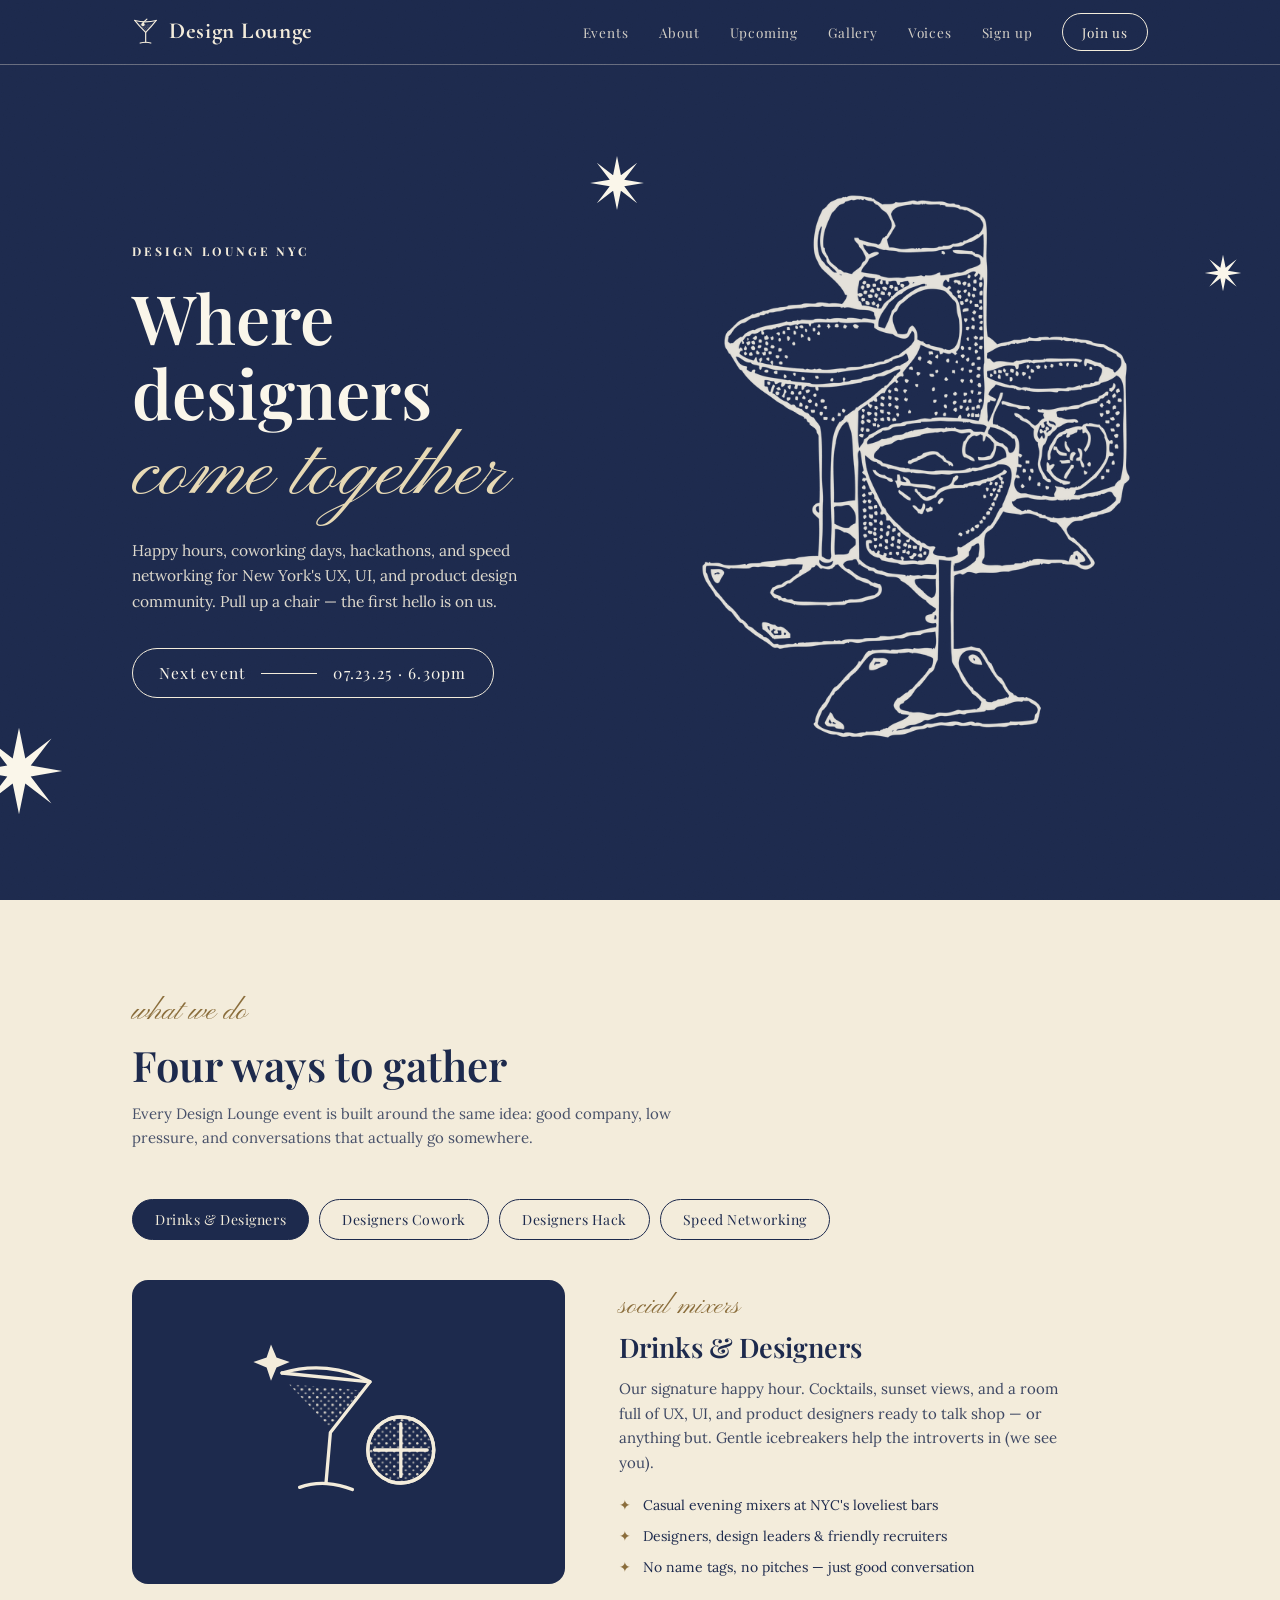
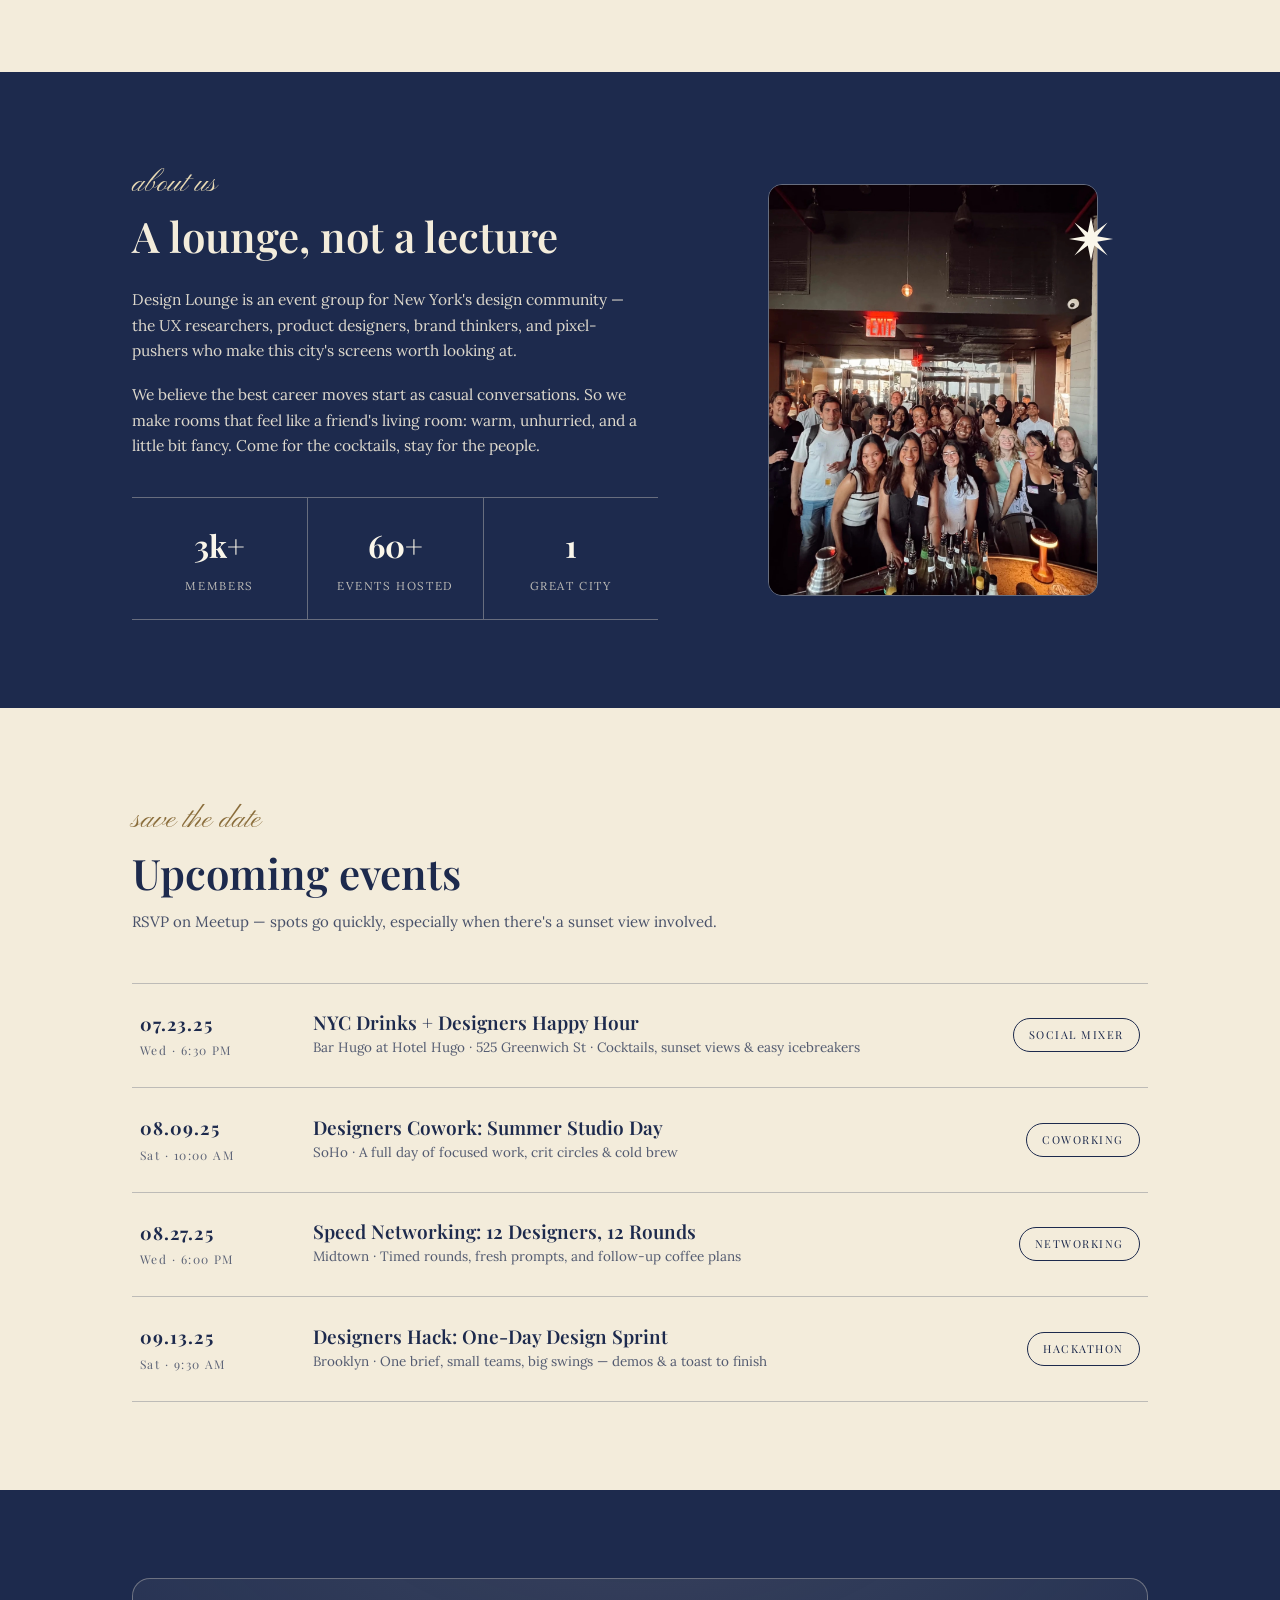
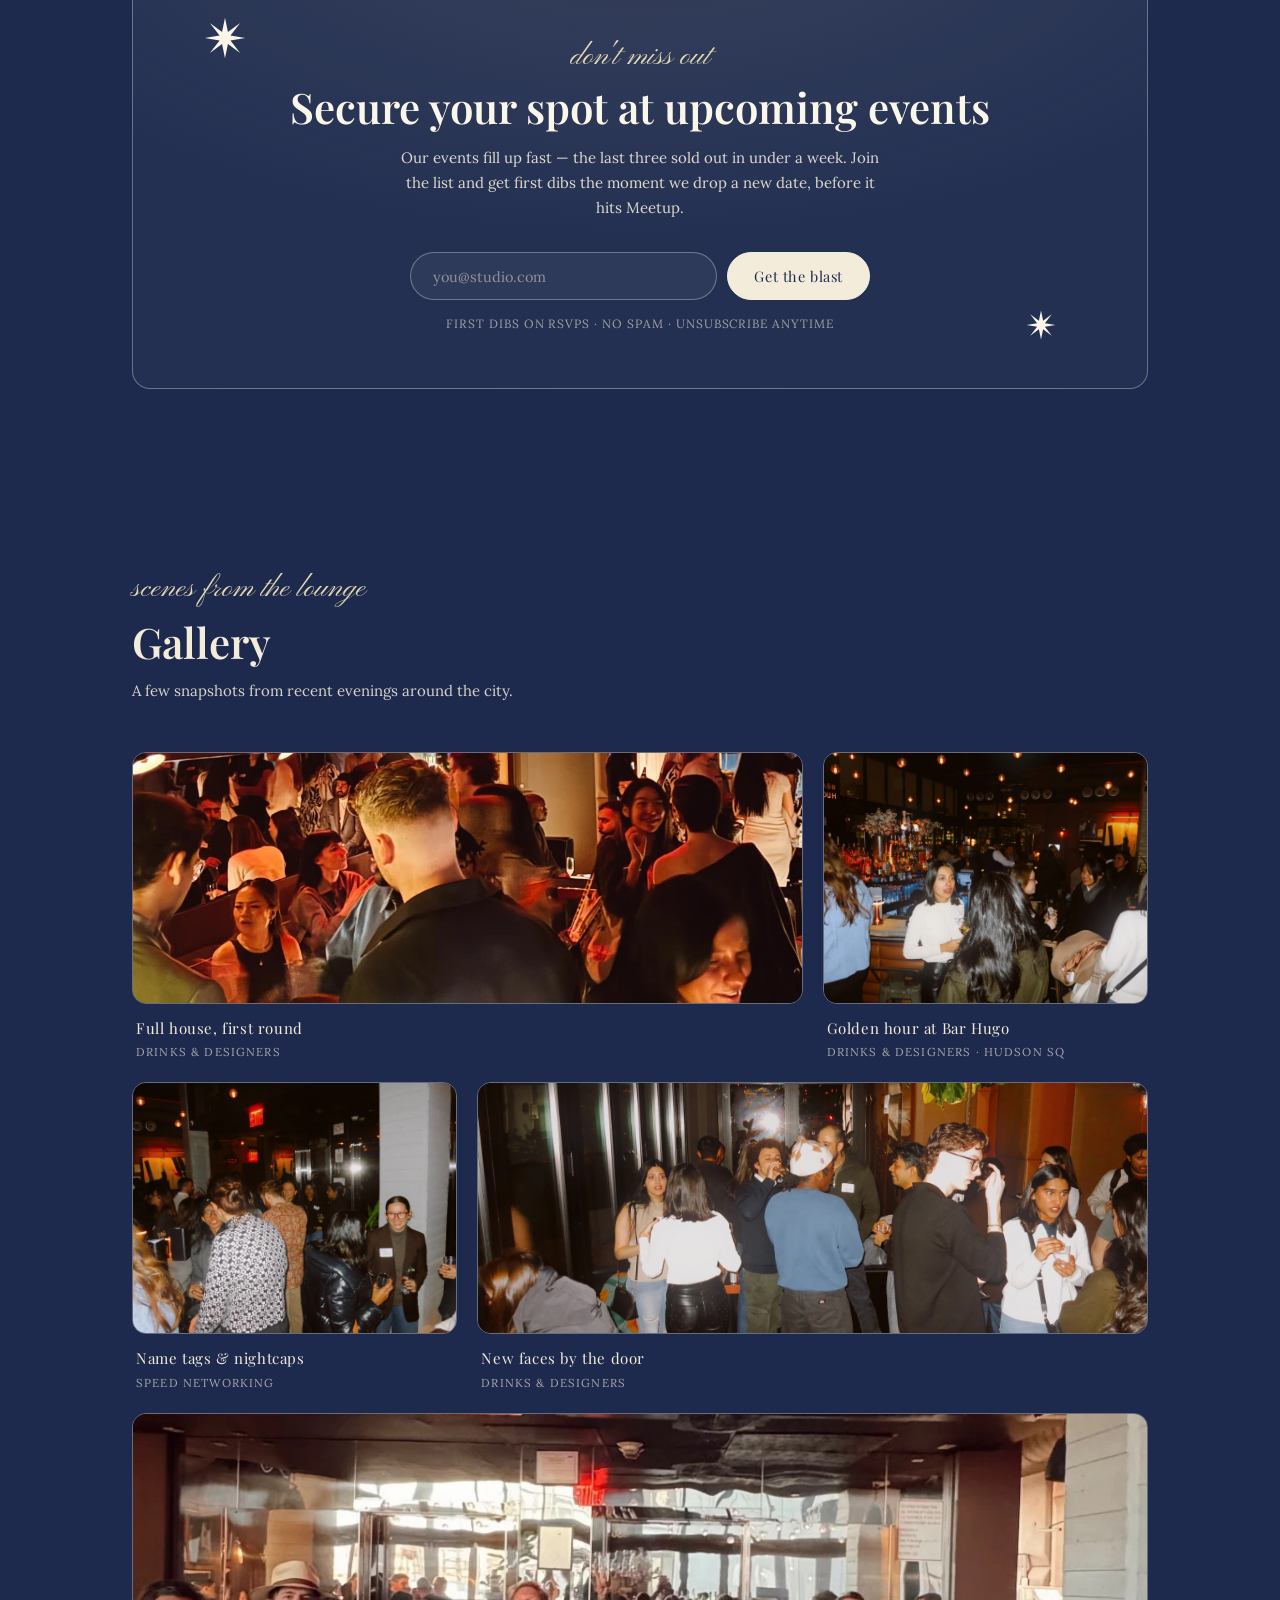
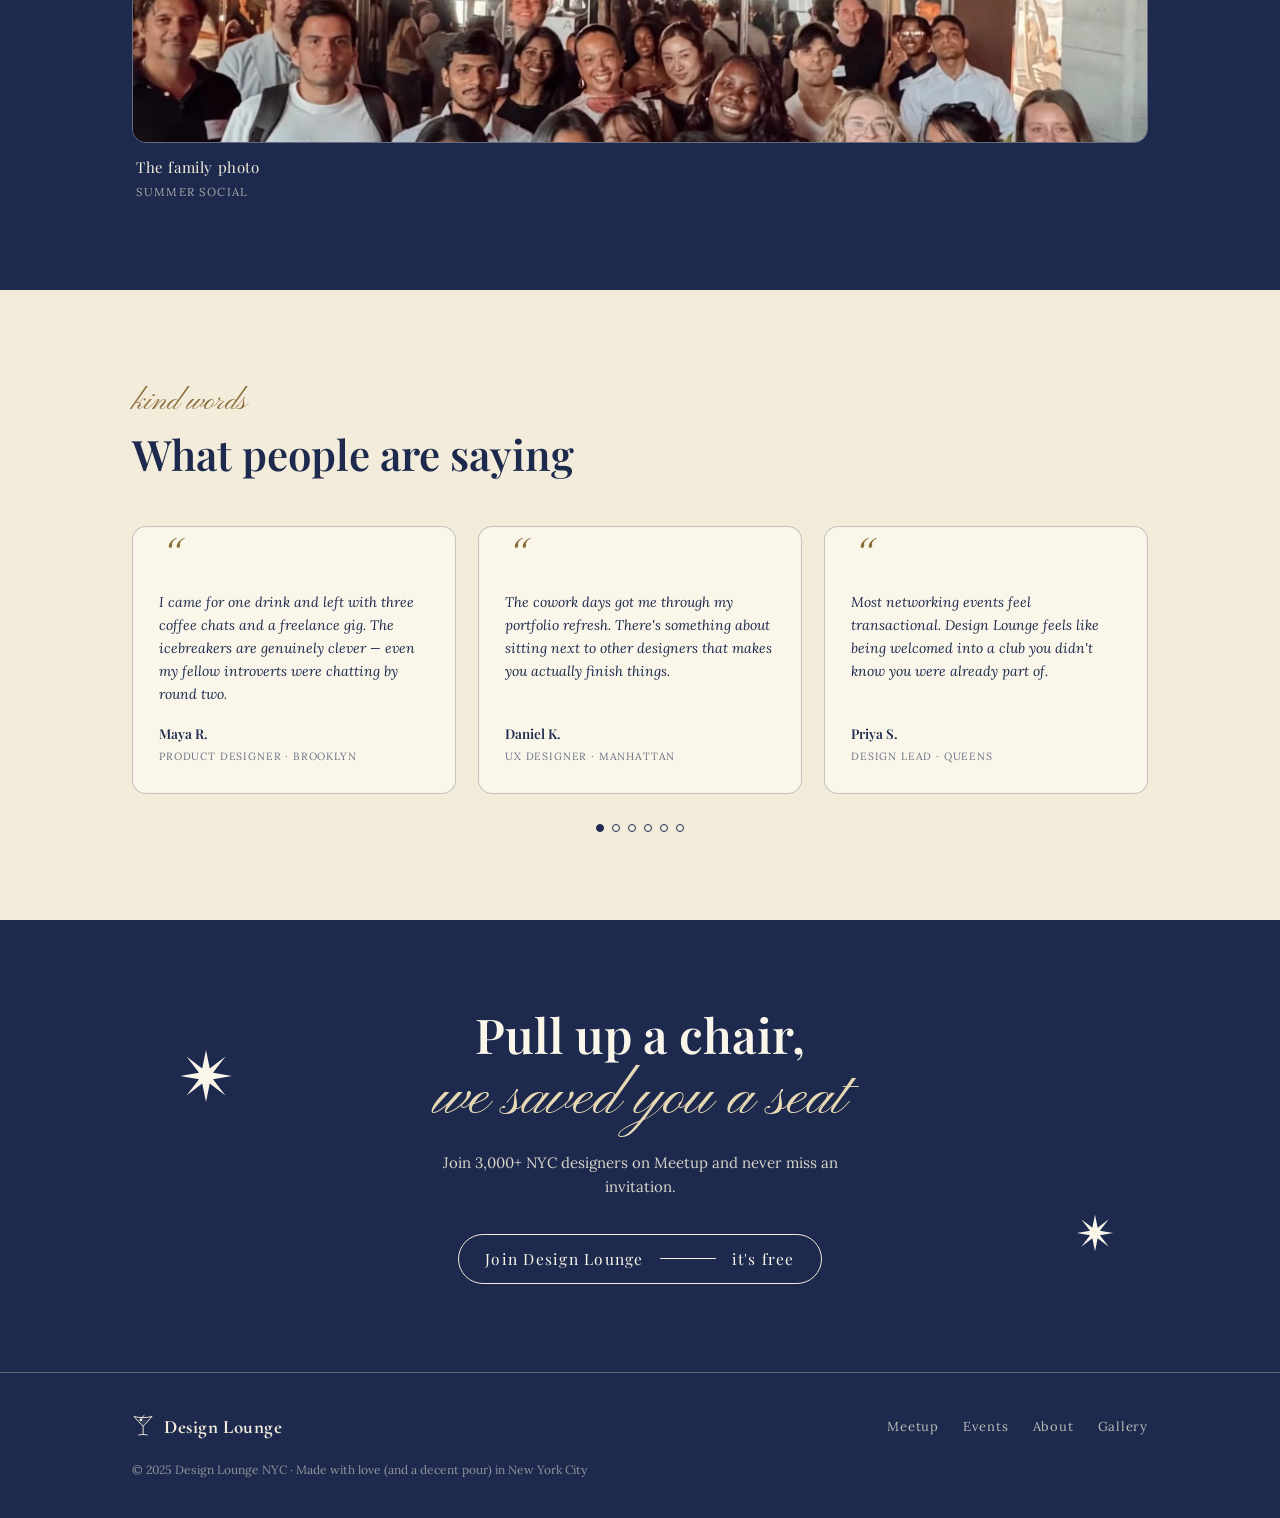
<file: index-old.html>
<!DOCTYPE html>
<html lang="en">
<head>
<meta charset="UTF-8" />
<meta name="viewport" content="width=device-width, initial-scale=1.0" />
<title>Design Lounge — Events for the NYC Design Community</title>
<meta name="description" content="Design Lounge hosts sophisticated, friendly events for the NYC design community — happy hours, coworking days, hackathons, and speed networking." />
<link rel="preconnect" href="https://fonts.googleapis.com" />
<link rel="preconnect" href="https://fonts.gstatic.com" crossorigin />
<link href="https://fonts.googleapis.com/css2?family=Playfair+Display:ital,wght@0,400..900;1,400..900&family=Cormorant+Garamond:ital,wght@0,500;0,600;0,700;1,600&family=Pinyon+Script&family=Lora:ital,wght@0,400..700;1,400..700&display=swap" rel="stylesheet" />
<style>
  :root {
    --navy: #1d2a4d;
    --navy-deep: #16213f;
    --cream: #f3ecdb;
    --cream-soft: #ece2c8;
    --ivory: #faf6ea;
    --gold: #e7d9b4;
    --line: rgba(243, 236, 219, 0.35);
    --line-dark: rgba(29, 42, 77, 0.25);
    --serif: "Playfair Display", "Georgia", serif;
    --logo-serif: "Cormorant Garamond", "Georgia", serif;
    --script: "Pinyon Script", cursive;
    --body: "Lora", "Georgia", serif;
  }

  * { margin: 0; padding: 0; box-sizing: border-box; }
  html { scroll-behavior: smooth; }

  body {
    font-family: var(--body);
    background: var(--navy);
    color: var(--cream);
    line-height: 1.65;
    -webkit-font-smoothing: antialiased;
  }

  /* handmade paper grain over everything */
  body::after {
    content: "";
    position: fixed;
    inset: 0;
    z-index: 999;
    pointer-events: none;
    background-image: url("data:image/svg+xml,%3Csvg xmlns='http://www.w3.org/2000/svg' width='240' height='240'%3E%3Cfilter id='n'%3E%3CfeTurbulence type='fractalNoise' baseFrequency='0.85' numOctaves='2' stitchTiles='stitch'/%3E%3CfeColorMatrix type='saturate' values='0'/%3E%3C/filter%3E%3Crect width='240' height='240' filter='url(%23n)'/%3E%3C/svg%3E");
    background-size: 240px 240px;
    opacity: 0.06;
    mix-blend-mode: overlay;
  }

  ::selection { background: var(--gold); color: var(--navy); }

  h1, h2, h3 { font-family: var(--serif); font-weight: 600; line-height: 1.1; }

  .script { font-family: var(--script); font-weight: 400; }

  .container { max-width: 1080px; margin: 0 auto; padding: 0 32px; }

  .eyebrow {
    font-family: var(--serif);
    font-weight: 700;
    font-size: 12px;
    letter-spacing: 0.24em;
    text-transform: uppercase;
  }

  /* ---------- Slide-style section reveals ---------- */
  section, header.hero { scroll-margin-top: 58px; }
  header.hero { scroll-margin-top: 0; }
  .reveal {
    opacity: 0;
    transform: translateY(34px);
    transition: opacity 0.8s cubic-bezier(0.22, 1, 0.36, 1), transform 0.8s cubic-bezier(0.22, 1, 0.36, 1);
  }
  .reveal.in { opacity: 1; transform: none; }
  @media (prefers-reduced-motion: reduce) {
    .reveal { opacity: 1; transform: none; transition: none; }
  }

  /* ---------- Nav ---------- */
  .nav {
    position: fixed;
    top: 0; left: 0; right: 0;
    z-index: 100;
    background: rgba(29, 42, 77, 0.88);
    backdrop-filter: blur(10px);
    border-bottom: 1px solid var(--line);
  }
  .nav-inner {
    display: flex;
    align-items: center;
    justify-content: space-between;
    padding: 13px 32px;
    max-width: 1080px;
    margin: 0 auto;
  }
  .logo {
    display: flex;
    align-items: center;
    gap: 10px;
    text-decoration: none;
    color: var(--cream);
  }
  .logo svg { display: block; }
  .logo-name {
    font-family: var(--logo-serif);
    font-size: 23px;
    font-weight: 700;
    letter-spacing: 0.03em;
  }
  .nav-links { display: flex; gap: 30px; align-items: center; }
  .nav-links a {
    color: var(--cream);
    text-decoration: none;
    font-family: var(--serif);
    font-size: 13.5px;
    letter-spacing: 0.06em;
    opacity: 0.85;
    transition: opacity 0.2s;
  }
  .nav-links a:hover { opacity: 1; }
  .nav-cta {
    border: 1px solid var(--cream);
    border-radius: 999px;
    padding: 7px 19px !important;
    opacity: 1 !important;
    transition: background 0.25s, color 0.25s !important;
  }
  .nav-cta:hover { background: var(--cream); color: var(--navy); }

  @media (max-width: 860px) {
    .nav-links a:not(.nav-cta) { display: none; }
  }

  /* ---------- Hero ---------- */
  .hero {
    position: relative;
    min-height: 100vh;
    display: flex;
    align-items: center;
    overflow: hidden;
    padding: 110px 0 70px;
  }
  .hero-grid {
    display: grid;
    grid-template-columns: 1.05fr 0.95fr;
    gap: 40px;
    align-items: center;
  }
  .hero h1 {
    font-size: clamp(40px, 5.5vw, 68px);
    font-weight: 600;
    color: var(--ivory);
  }
  .hero h1 .script {
    display: block;
    font-size: clamp(48px, 6.5vw, 82px);
    color: var(--gold);
    margin-top: 4px;
    line-height: 1;
  }
  .hero p.lede {
    margin-top: 22px;
    max-width: 430px;
    font-size: 15.5px;
    opacity: 0.9;
  }
  .hero .eyebrow { color: var(--cream); margin-bottom: 18px; }

  .date-pill {
    display: inline-flex;
    align-items: center;
    gap: 16px;
    border: 1px solid var(--cream);
    border-radius: 999px;
    padding: 11px 26px;
    margin-top: 34px;
    font-family: var(--serif);
    font-size: 15.5px;
    letter-spacing: 0.08em;
    color: var(--ivory);
    text-decoration: none;
    transition: background 0.25s, color 0.25s;
  }
  .date-pill .rule { width: 56px; height: 1px; background: var(--cream); transition: background 0.25s; }
  .date-pill:hover { background: var(--cream); color: var(--navy); }
  .date-pill:hover .rule { background: var(--navy); }

  .hero-art { position: relative; text-align: center; }
  .hero-art img.cocktails {
    width: 100%;
    max-width: 430px;
    height: auto;
    display: inline-block;
  }

  .sparkle { position: absolute; color: var(--ivory); }
  .sparkle svg { width: 100%; height: auto; display: block; }
  .sp-1 { width: 56px; top: 12%; left: 46%; }
  .sp-2 { width: 90px; bottom: 6%; left: -2%; }
  .sp-3 { width: 38px; top: 22%; right: 3%; }

  @media (max-width: 920px) {
    .hero { padding: 96px 0 56px; }
    .hero-grid { grid-template-columns: 1fr; gap: 28px; }
    .hero-art img.cocktails { max-width: 280px; }
    .sp-1 { left: 78%; }
  }

  /* ---------- Section scaffolding ---------- */
  section { padding: 88px 0; }
  .section-head { max-width: 600px; margin-bottom: 48px; }
  .section-head .script-kick {
    font-family: var(--script);
    font-size: 30px;
    color: var(--gold);
    display: block;
    margin-bottom: 4px;
  }
  .section-head h2 { font-size: clamp(30px, 3.4vw, 42px); }
  .section-head p { margin-top: 14px; font-size: 15px; opacity: 0.88; }

  .on-cream { background: var(--cream); color: var(--navy); }
  .on-cream .script-kick { color: #8a6d3b; }
  .on-cream .section-head p { opacity: 0.8; }

  /* ---------- Events (tabs) ---------- */
  .tabs {
    display: flex;
    flex-wrap: wrap;
    gap: 10px;
    margin-bottom: 40px;
  }
  .tab-btn {
    font-family: var(--serif);
    font-size: 14px;
    letter-spacing: 0.04em;
    background: transparent;
    color: var(--navy);
    border: 1px solid var(--navy);
    border-radius: 999px;
    padding: 10px 22px;
    cursor: pointer;
    transition: background 0.25s, color 0.25s;
  }
  .tab-btn:hover { background: rgba(29, 42, 77, 0.08); }
  .tab-btn.active { background: var(--navy); color: var(--cream); }

  .tab-panel { display: none; }
  .tab-panel.active { display: grid; }
  .tab-panel {
    grid-template-columns: 0.9fr 1.1fr;
    gap: 54px;
    align-items: center;
    animation: fadeUp 0.45s ease both;
  }
  @keyframes fadeUp {
    from { opacity: 0; transform: translateY(14px); }
    to { opacity: 1; transform: translateY(0); }
  }
  .tab-art {
    background: var(--navy);
    border-radius: 16px;
    padding: 38px 28px;
    text-align: center;
  }
  .tab-art svg { width: 100%; max-width: 220px; height: auto; }
  .tab-copy .script-kick {
    font-family: var(--script);
    font-size: 27px;
    color: #8a6d3b;
    display: block;
  }
  .tab-copy h3 { font-size: 27px; margin: 4px 0 14px; }
  .tab-copy p { font-size: 15px; opacity: 0.85; max-width: 460px; }
  .tab-copy ul {
    list-style: none;
    margin-top: 18px;
    display: flex;
    flex-direction: column;
    gap: 8px;
  }
  .tab-copy li {
    padding-left: 24px;
    position: relative;
    font-size: 14px;
  }
  .tab-copy li::before {
    content: "✦";
    position: absolute;
    left: 0;
    color: #8a6d3b;
  }

  @media (max-width: 860px) {
    .tab-panel { grid-template-columns: 1fr; gap: 32px; }
  }

  /* ---------- About ---------- */
  .about-grid {
    display: grid;
    grid-template-columns: 1.1fr 0.9fr;
    gap: 60px;
    align-items: center;
  }
  .about-copy p { font-size: 15.5px; opacity: 0.9; margin-bottom: 18px; max-width: 510px; }
  .about-stats {
    display: grid;
    grid-template-columns: repeat(3, 1fr);
    gap: 0;
    border-top: 1px solid var(--line);
    border-bottom: 1px solid var(--line);
    margin-top: 38px;
  }
  .stat { padding: 22px 8px; text-align: center; }
  .stat + .stat { border-left: 1px solid var(--line); }
  .stat .num { font-family: var(--serif); font-size: 31px; font-weight: 700; color: var(--ivory); display: block; }
  .stat .label { font-size: 11.5px; letter-spacing: 0.14em; text-transform: uppercase; opacity: 0.75; }
  .about-art { text-align: center; position: relative; }
  .about-art img {
    width: 100%;
    max-width: 330px;
    border-radius: 14px;
    border: 1px solid var(--line);
    display: block;
    margin: 0 auto;
  }

  @media (max-width: 860px) {
    .about-grid { grid-template-columns: 1fr; gap: 44px; }
    .about-art .sparkle { display: none; }
  }

  /* ---------- Upcoming ---------- */
  .event-list { border-top: 1px solid var(--line-dark); }
  .event-row {
    display: grid;
    grid-template-columns: 145px 1fr auto;
    gap: 28px;
    align-items: center;
    padding: 26px 8px;
    border-bottom: 1px solid var(--line-dark);
    text-decoration: none;
    color: var(--navy);
    transition: background 0.25s;
  }
  .event-row:hover { background: rgba(29, 42, 77, 0.05); }
  .event-date {
    font-family: var(--serif);
    font-size: 18px;
    font-weight: 700;
    letter-spacing: 0.06em;
  }
  .event-date small { display: block; font-weight: 400; font-size: 12px; letter-spacing: 0.12em; opacity: 0.7; margin-top: 2px; }
  .event-info h3 { font-size: 19px; margin-bottom: 3px; }
  .event-info p { font-size: 13.5px; opacity: 0.75; }
  .event-tag {
    font-family: var(--serif);
    font-size: 11px;
    letter-spacing: 0.14em;
    text-transform: uppercase;
    border: 1px solid var(--navy);
    border-radius: 999px;
    padding: 7px 15px;
    white-space: nowrap;
  }
  @media (max-width: 720px) {
    .event-row { grid-template-columns: 1fr; gap: 8px; }
    .event-tag { justify-self: start; }
  }

  /* ---------- Gallery ---------- */
  .gallery-grid {
    display: grid;
    grid-template-columns: repeat(3, 1fr);
    gap: 20px;
  }
  .g-photo { margin: 0; }
  .g-photo .frame {
    border: 1px solid var(--line);
    border-radius: 14px;
    overflow: hidden;
    height: 252px;
  }
  .g-photo img {
    width: 100%;
    height: 100%;
    object-fit: cover;
    display: block;
    transition: transform 0.45s ease;
  }
  .g-photo:hover img { transform: scale(1.04); }
  .g-photo figcaption { padding: 12px 4px 0; }
  .g-photo .cap { font-family: var(--serif); font-size: 15px; letter-spacing: 0.04em; display: block; }
  .g-photo .sub { font-size: 11.5px; opacity: 0.65; letter-spacing: 0.1em; text-transform: uppercase; margin-top: 3px; display: block; }
  .span2 { grid-column: span 2; }
  .span3 { grid-column: 1 / -1; }
  .span3 .frame { height: 330px; }
  @media (max-width: 860px) {
    .gallery-grid { grid-template-columns: repeat(2, 1fr); }
    .g-photo .frame { height: 200px; }
    .span3 .frame { height: 250px; }
  }
  @media (max-width: 560px) {
    .gallery-grid { grid-template-columns: 1fr; }
    .span2, .span3 { grid-column: auto; }
  }

  /* ---------- Testimonials carousel ---------- */
  .carousel { overflow: hidden; }
  .quote-track {
    display: flex;
    gap: 22px;
    transition: transform 0.7s cubic-bezier(0.22, 1, 0.36, 1);
    will-change: transform;
  }
  .quote-card {
    flex: 0 0 calc((100% - 44px) / 3);
    border: 1px solid var(--line-dark);
    border-radius: 14px;
    padding: 28px 26px;
    background: var(--ivory);
    display: flex;
    flex-direction: column;
    gap: 16px;
  }
  .quote-card .mark {
    font-family: var(--script);
    font-size: 50px;
    line-height: 0.5;
    color: #8a6d3b;
    height: 20px;
  }
  .quote-card p { font-size: 14px; font-style: italic; flex: 1; }
  .quote-card .who { font-family: var(--serif); font-weight: 600; font-size: 13.5px; }
  .quote-card .who small { display: block; font-family: var(--body); font-weight: 400; opacity: 0.65; letter-spacing: 0.08em; text-transform: uppercase; font-size: 10.5px; margin-top: 3px; }
  .carousel-dots { display: flex; gap: 8px; justify-content: center; margin-top: 30px; }
  .carousel-dots button {
    width: 8px; height: 8px;
    border-radius: 50%;
    border: 1px solid var(--navy);
    background: transparent;
    cursor: pointer;
    padding: 0;
    transition: background 0.25s;
  }
  .carousel-dots button.active { background: var(--navy); }
  @media (max-width: 860px) {
    .quote-card { flex: 0 0 100%; }
  }

  /* ---------- CTA band + footer ---------- */
  /* ---------- Email capture ---------- */
  .signup { position: relative; overflow: hidden; }
  .signup-panel {
    position: relative;
    border: 1px solid var(--line);
    border-radius: 18px;
    padding: 54px 48px;
    background:
      radial-gradient(120% 140% at 50% -20%, rgba(231, 217, 180, 0.10), transparent 60%),
      rgba(250, 246, 234, 0.03);
    text-align: center;
  }
  .signup-panel .script-kick {
    font-family: var(--script);
    font-size: 30px;
    color: var(--gold);
    display: block;
  }
  .signup-panel h2 { font-size: clamp(28px, 3.4vw, 42px); color: var(--ivory); margin: 2px 0 0; }
  .signup-panel p.sub {
    margin: 16px auto 0;
    max-width: 480px;
    font-size: 15px;
    opacity: 0.9;
  }
  .signup-form {
    display: flex;
    gap: 10px;
    max-width: 460px;
    margin: 32px auto 0;
  }
  .signup-form input {
    flex: 1;
    min-width: 0;
    font-family: var(--body);
    font-size: 14.5px;
    color: var(--ivory);
    background: rgba(250, 246, 234, 0.05);
    border: 1px solid var(--line);
    border-radius: 999px;
    padding: 13px 22px;
    outline: none;
    transition: border-color 0.25s, background 0.25s;
  }
  .signup-form input::placeholder { color: rgba(243, 236, 219, 0.5); }
  .signup-form input:focus { border-color: var(--cream); background: rgba(250, 246, 234, 0.09); }
  .signup-form button {
    font-family: var(--serif);
    font-size: 14.5px;
    letter-spacing: 0.04em;
    color: var(--navy);
    background: var(--cream);
    border: 1px solid var(--cream);
    border-radius: 999px;
    padding: 13px 26px;
    cursor: pointer;
    white-space: nowrap;
    transition: background 0.25s, color 0.25s, transform 0.2s;
  }
  .signup-form button:hover { background: var(--gold); border-color: var(--gold); }
  .signup-note {
    margin-top: 14px;
    font-size: 12px;
    letter-spacing: 0.08em;
    text-transform: uppercase;
    opacity: 0.6;
  }
  .signup-success {
    display: none;
    margin: 28px auto 0;
    max-width: 460px;
    font-family: var(--serif);
    font-size: 17px;
    color: var(--gold);
  }
  .signup.done .signup-form { display: none; }
  .signup.done .signup-note { display: none; }
  .signup.done .signup-success { display: block; }
  @media (max-width: 560px) {
    .signup-panel { padding: 40px 26px; }
    .signup-form { flex-direction: column; }
    .signup-form button { width: 100%; }
  }

  .cta-band { text-align: center; position: relative; overflow: hidden; }
  .cta-band h2 { font-size: clamp(32px, 4vw, 48px); color: var(--ivory); }
  .cta-band .script { display: block; color: var(--gold); font-size: clamp(40px, 5vw, 62px); margin-top: 4px; }
  .cta-band p { margin: 18px auto 0; max-width: 400px; font-size: 15px; opacity: 0.88; }

  footer {
    border-top: 1px solid var(--line);
    padding: 38px 0;
  }
  .foot-inner {
    display: flex;
    align-items: center;
    justify-content: space-between;
    flex-wrap: wrap;
    gap: 18px;
  }
  footer .logo-name { font-size: 19px; }
  .foot-links { display: flex; gap: 24px; }
  .foot-links a { color: var(--cream); opacity: 0.75; text-decoration: none; font-size: 13px; letter-spacing: 0.06em; }
  .foot-links a:hover { opacity: 1; }
  .foot-note { font-size: 12px; opacity: 0.55; width: 100%; }
</style>
</head>
<body>

<!-- ============ SVG defs (shared) ============ -->
<svg width="0" height="0" style="position:absolute" aria-hidden="true">
  <defs>
    <pattern id="stipple" width="7" height="7" patternUnits="userSpaceOnUse">
      <circle cx="2" cy="2" r="1.1" fill="currentColor" opacity="0.9"/>
      <circle cx="5.5" cy="5.5" r="0.9" fill="currentColor" opacity="0.7"/>
    </pattern>
    <pattern id="stipple-fine" width="4.5" height="4.5" patternUnits="userSpaceOnUse">
      <circle cx="1.4" cy="1.4" r="0.75" fill="currentColor" opacity="0.95"/>
      <circle cx="3.4" cy="3.6" r="0.6" fill="currentColor" opacity="0.7"/>
    </pattern>
    <!-- hand-drawn six-point sparkle -->
    <symbol id="spark" viewBox="0 0 100 100">
      <path fill="currentColor" d="M50 2 L57 36 L86 14 L63 44 L98 50 L63 56 L86 86 L57 64 L50 98 L43 64 L14 86 L37 56 L2 50 L37 44 L14 14 L43 36 Z"/>
    </symbol>
    <!-- hand-illustrated martini glass with stippled shading -->
    <symbol id="martini" viewBox="0 0 48 56" fill="none" stroke="currentColor" stroke-width="2.1" stroke-linecap="round" stroke-linejoin="round">
      <path d="M9.5 12.5 C18 15 30 15 38.5 12.5 C33.5 18.5 28.5 23.5 24.3 27.5 C20 23.5 14.5 18.5 9.5 12.5 Z" fill="url(#stipple-fine)" stroke="none"/>
      <path d="M5 7.5 C17.5 10.6 30.5 10.6 43 7.5"/>
      <path d="M5 7.5 C11 15.5 18.2 22.8 24.3 28.6 L24.3 46"/>
      <path d="M43 7.5 C37 15.5 30.4 22.8 24.3 28.6"/>
      <path d="M14.5 47.6 C20.5 46 28 46 33.5 47.6"/>
      <circle cx="19.5" cy="14.8" r="3.1" fill="currentColor" stroke="none"/>
      <path d="M19.5 11.5 L26.5 5"/>
    </symbol>
  </defs>
</svg>

<!-- ============ NAV ============ -->
<nav class="nav">
  <div class="nav-inner">
    <a class="logo" href="#top" aria-label="Design Lounge home">
      <svg width="27" height="32" style="color:var(--cream)"><use href="#martini"/></svg>
      <span class="logo-name">Design Lounge</span>
    </a>
    <div class="nav-links">
      <a href="#events">Events</a>
      <a href="#about">About</a>
      <a href="#upcoming">Upcoming</a>
      <a href="#gallery">Gallery</a>
      <a href="#voices">Voices</a>
      <a href="#signup">Sign up</a>
      <a class="nav-cta" href="https://www.meetup.com/designlounge/" target="_blank" rel="noopener">Join us</a>
    </div>
  </div>
</nav>

<!-- ============ HERO ============ -->
<header class="hero" id="top">
  <span class="sparkle sp-1"><svg><use href="#spark"/></svg></span>
  <span class="sparkle sp-2"><svg><use href="#spark"/></svg></span>
  <span class="sparkle sp-3"><svg><use href="#spark"/></svg></span>
  <div class="container hero-grid">
    <div>
      <p class="eyebrow">Design Lounge NYC</p>
      <h1>
        Where designers
        <span class="script">come together</span>
      </h1>
      <p class="lede">
        Happy hours, coworking days, hackathons, and speed networking for New York's
        UX, UI, and product design community. Pull up a chair — the first hello is on us.
      </p>
      <a class="date-pill" href="#upcoming">
        Next event <span class="rule"></span> 07.23.25 · 6.30pm
      </a>
    </div>
    <div class="hero-art" aria-hidden="true">
      <img class="cocktails" src="images/hero-cocktails.png" alt="" />
    </div>
  </div>
</header>

<!-- ============ EVENTS / TABS ============ -->
<section class="on-cream" id="events">
  <div class="container">
    <div class="section-head">
      <span class="script-kick">what we do</span>
      <h2>Four ways to gather</h2>
      <p>Every Design Lounge event is built around the same idea: good company, low pressure, and conversations that actually go somewhere.</p>
    </div>

    <div class="tabs" role="tablist" aria-label="Event types">
      <button class="tab-btn active" role="tab" aria-selected="true" data-tab="drinks">Drinks &amp; Designers</button>
      <button class="tab-btn" role="tab" aria-selected="false" data-tab="cowork">Designers Cowork</button>
      <button class="tab-btn" role="tab" aria-selected="false" data-tab="hack">Designers Hack</button>
      <button class="tab-btn" role="tab" aria-selected="false" data-tab="speed">Speed Networking</button>
    </div>

    <div class="tab-panel active" id="panel-drinks" role="tabpanel">
      <div class="tab-art" aria-hidden="true">
        <svg viewBox="0 0 200 200" fill="none" stroke="var(--cream)" stroke-width="3" stroke-linecap="round" stroke-linejoin="round" style="color:var(--cream)">
          <path d="M40 50 L120 58 L84 104 L80 150"/>
          <path d="M40 50 c26 -8 56 -6 80 8"/>
          <path d="M46 60 L112 66 L84 100" fill="url(#stipple)" stroke="none"/>
          <path d="M56 154 c16 -6 34 -4 48 2"/>
          <circle cx="148" cy="120" r="30" fill="url(#stipple)"/>
          <circle cx="148" cy="120" r="30"/>
          <path d="M148 96 v48 M124 120 h48"/>
          <path d="M30 24 l5 12 12 4 -12 5 -5 12 -4 -12 -12 -5 12 -4 z" fill="var(--cream)" stroke="none"/>
        </svg>
      </div>
      <div class="tab-copy">
        <span class="script-kick">social mixers</span>
        <h3>Drinks &amp; Designers</h3>
        <p>Our signature happy hour. Cocktails, sunset views, and a room full of UX, UI, and product designers ready to talk shop — or anything but. Gentle icebreakers help the introverts in (we see you).</p>
        <ul>
          <li>Casual evening mixers at NYC's loveliest bars</li>
          <li>Designers, design leaders &amp; friendly recruiters</li>
          <li>No name tags, no pitches — just good conversation</li>
        </ul>
      </div>
    </div>

    <div class="tab-panel" id="panel-cowork" role="tabpanel">
      <div class="tab-art" aria-hidden="true">
        <svg viewBox="0 0 200 200" fill="none" stroke="var(--cream)" stroke-width="3" stroke-linecap="round" stroke-linejoin="round" style="color:var(--cream)">
          <rect x="36" y="56" width="96" height="64" rx="4" fill="url(#stipple)"/>
          <rect x="36" y="56" width="96" height="64" rx="4"/>
          <path d="M28 128 h112 l8 14 H22 z"/>
          <path d="M148 96 c10 -2 18 4 18 14 c0 12 -10 18 -18 16 m0 -30 v34" />
          <path d="M158 84 c2 -8 10 -10 14 -6"/>
          <path d="M52 74 h36 m-36 14 h56 m-56 14 h44"/>
          <path d="M168 40 l4 10 10 3 -10 4 -4 10 -3 -10 -10 -4 10 -3 z" fill="var(--cream)" stroke="none"/>
        </svg>
      </div>
      <div class="tab-copy">
        <span class="script-kick">coworking days</span>
        <h3>Designers Cowork</h3>
        <p>Bring your laptop and your latest project. We take over a bright, comfortable space for a day of heads-down work, side-by-side critique, and very good coffee.</p>
        <ul>
          <li>Quiet focus blocks with optional crit circles</li>
          <li>Portfolio feedback from working designers</li>
          <li>A standing antidote to working-from-home alone</li>
        </ul>
      </div>
    </div>

    <div class="tab-panel" id="panel-hack" role="tabpanel">
      <div class="tab-art" aria-hidden="true">
        <svg viewBox="0 0 200 200" fill="none" stroke="var(--cream)" stroke-width="3" stroke-linecap="round" stroke-linejoin="round" style="color:var(--cream)">
          <path d="M100 28 l14 36 38 3 -29 25 9 37 -32 -20 -32 20 9 -37 -29 -25 38 -3 z" fill="url(#stipple)"/>
          <path d="M100 28 l14 36 38 3 -29 25 9 37 -32 -20 -32 20 9 -37 -29 -25 38 -3 z"/>
          <path d="M60 158 c26 10 54 10 80 0"/>
          <path d="M70 172 c20 6 40 6 60 0"/>
          <path d="M36 36 l4 10 10 3 -10 4 -4 10 -3 -10 -10 -4 10 -3 z" fill="var(--cream)" stroke="none"/>
        </svg>
      </div>
      <div class="tab-copy">
        <span class="script-kick">immersive days</span>
        <h3>Designers Hack</h3>
        <p>One day, one brief, small teams, big swings. Our hackathon days pair designers across disciplines to concept, prototype, and present — with crits from senior design leaders to close it out.</p>
        <ul>
          <li>Full-day immersive design sprints</li>
          <li>Teams matched across UX, UI, brand &amp; motion</li>
          <li>Demos, feedback, and a celebratory toast</li>
        </ul>
      </div>
    </div>

    <div class="tab-panel" id="panel-speed" role="tabpanel">
      <div class="tab-art" aria-hidden="true">
        <svg viewBox="0 0 200 200" fill="none" stroke="var(--cream)" stroke-width="3" stroke-linecap="round" stroke-linejoin="round" style="color:var(--cream)">
          <circle cx="100" cy="100" r="56" fill="url(#stipple)"/>
          <circle cx="100" cy="100" r="56"/>
          <path d="M100 68 v32 l22 14"/>
          <path d="M100 36 v-12 m-14 12 h28"/>
          <path d="M158 52 l6 -8 m-122 8 l-6 -8"/>
          <path d="M166 150 l4 10 10 3 -10 4 -4 10 -3 -10 -10 -4 10 -3 z" fill="var(--cream)" stroke="none"/>
        </svg>
      </div>
      <div class="tab-copy">
        <span class="script-kick">fast friends</span>
        <h3>Speed Networking</h3>
        <p>Like speed dating, but for your design network. Short, structured rounds of one-on-one conversation — every bell means a new face, a new portfolio, a new connection worth keeping.</p>
        <ul>
          <li>Timed rounds, fresh conversation prompts</li>
          <li>Meet 10+ designers in a single evening</li>
          <li>Swap contacts, follow up over coffee later</li>
        </ul>
      </div>
    </div>
  </div>
</section>

<!-- ============ ABOUT ============ -->
<section id="about">
  <div class="container about-grid">
    <div class="about-copy">
      <div class="section-head" style="margin-bottom:28px">
        <span class="script-kick">about us</span>
        <h2>A lounge, not a lecture</h2>
      </div>
      <p>Design Lounge is an event group for New York's design community — the UX researchers, product designers, brand thinkers, and pixel-pushers who make this city's screens worth looking at.</p>
      <p>We believe the best career moves start as casual conversations. So we make rooms that feel like a friend's living room: warm, unhurried, and a little bit fancy. Come for the cocktails, stay for the people.</p>
      <div class="about-stats">
        <div class="stat"><span class="num">3k+</span><span class="label">Members</span></div>
        <div class="stat"><span class="num">60+</span><span class="label">Events hosted</span></div>
        <div class="stat"><span class="num">1</span><span class="label">Great city</span></div>
      </div>
    </div>
    <div class="about-art">
      <span class="sparkle" style="width:46px; top:-20px; right:8%"><svg><use href="#spark"/></svg></span>
      <img src="images/about-group.jpg" alt="Design Lounge members gathered for a group photo at a summer social" />
    </div>
  </div>
</section>

<!-- ============ UPCOMING ============ -->
<section class="on-cream" id="upcoming">
  <div class="container">
    <div class="section-head">
      <span class="script-kick">save the date</span>
      <h2>Upcoming events</h2>
      <p>RSVP on Meetup — spots go quickly, especially when there's a sunset view involved.</p>
    </div>
    <div class="event-list">
      <a class="event-row" href="https://www.meetup.com/designlounge/events/308852627/" target="_blank" rel="noopener">
        <div class="event-date">07.23.25<small>Wed · 6:30 PM</small></div>
        <div class="event-info">
          <h3>NYC Drinks + Designers Happy Hour</h3>
          <p>Bar Hugo at Hotel Hugo · 525 Greenwich St · Cocktails, sunset views &amp; easy icebreakers</p>
        </div>
        <span class="event-tag">Social mixer</span>
      </a>
      <a class="event-row" href="https://www.meetup.com/designlounge/events/" target="_blank" rel="noopener">
        <div class="event-date">08.09.25<small>Sat · 10:00 AM</small></div>
        <div class="event-info">
          <h3>Designers Cowork: Summer Studio Day</h3>
          <p>SoHo · A full day of focused work, crit circles &amp; cold brew</p>
        </div>
        <span class="event-tag">Coworking</span>
      </a>
      <a class="event-row" href="https://www.meetup.com/designlounge/events/" target="_blank" rel="noopener">
        <div class="event-date">08.27.25<small>Wed · 6:00 PM</small></div>
        <div class="event-info">
          <h3>Speed Networking: 12 Designers, 12 Rounds</h3>
          <p>Midtown · Timed rounds, fresh prompts, and follow-up coffee plans</p>
        </div>
        <span class="event-tag">Networking</span>
      </a>
      <a class="event-row" href="https://www.meetup.com/designlounge/events/" target="_blank" rel="noopener">
        <div class="event-date">09.13.25<small>Sat · 9:30 AM</small></div>
        <div class="event-info">
          <h3>Designers Hack: One-Day Design Sprint</h3>
          <p>Brooklyn · One brief, small teams, big swings — demos &amp; a toast to finish</p>
        </div>
        <span class="event-tag">Hackathon</span>
      </a>
    </div>
  </div>
</section>

<!-- ============ EMAIL CAPTURE ============ -->
<section class="signup" id="signup">
  <div class="container">
    <div class="signup-panel">
      <span class="sparkle" style="width:42px; top:-16px; left:7%"><svg><use href="#spark"/></svg></span>
      <span class="sparkle" style="width:30px; bottom:-12px; right:9%"><svg><use href="#spark"/></svg></span>
      <span class="script-kick">don't miss out</span>
      <h2>Secure your spot at upcoming events</h2>
      <p class="sub">Our events fill up fast — the last three sold out in under a week. Join the list and get first dibs the moment we drop a new date, before it hits Meetup.</p>
      <form class="signup-form" novalidate>
        <input type="email" name="email" placeholder="you@studio.com" aria-label="Email address" required />
        <button type="submit">Get the blast</button>
      </form>
      <p class="signup-note">First dibs on RSVPs · No spam · Unsubscribe anytime</p>
      <p class="signup-success">You're on the list — keep an eye on your inbox for the next invite. 🥂</p>
    </div>
  </div>
</section>

<!-- ============ GALLERY ============ -->
<section id="gallery">
  <div class="container">
    <div class="section-head">
      <span class="script-kick">scenes from the lounge</span>
      <h2>Gallery</h2>
      <p>A few snapshots from recent evenings around the city.</p>
    </div>
    <div class="gallery-grid">
      <figure class="g-photo span2">
        <div class="frame"><img src="images/gallery-crowd.jpg" alt="A packed room of designers talking over drinks under warm lighting" /></div>
        <figcaption><span class="cap">Full house, first round</span><span class="sub">Drinks &amp; Designers</span></figcaption>
      </figure>
      <figure class="g-photo">
        <div class="frame"><img src="images/gallery-barhugo.jpg" alt="Designers chatting at the bar at Bar Hugo under glowing pendant lights" /></div>
        <figcaption><span class="cap">Golden hour at Bar Hugo</span><span class="sub">Drinks &amp; Designers · Hudson Sq</span></figcaption>
      </figure>
      <figure class="g-photo">
        <div class="frame"><img src="images/gallery-nametags.jpg" alt="Smiling attendees wearing name tags and holding drinks mid-conversation" /></div>
        <figcaption><span class="cap">Name tags &amp; nightcaps</span><span class="sub">Speed Networking</span></figcaption>
      </figure>
      <figure class="g-photo span2">
        <div class="frame"><img src="images/gallery-door.jpg" alt="Groups of designers mingling by the entrance beneath a fiddle-leaf fig" /></div>
        <figcaption><span class="cap">New faces by the door</span><span class="sub">Drinks &amp; Designers</span></figcaption>
      </figure>
      <figure class="g-photo span3">
        <div class="frame"><img src="images/gallery-group.jpg" alt="A big group photo of Design Lounge members gathered behind the bar" /></div>
        <figcaption><span class="cap">The family photo</span><span class="sub">Summer social</span></figcaption>
      </figure>
    </div>
  </div>
</section>

<!-- ============ TESTIMONIALS ============ -->
<section class="on-cream" id="voices">
  <div class="container">
    <div class="section-head">
      <span class="script-kick">kind words</span>
      <h2>What people are saying</h2>
    </div>
    <div class="carousel" aria-label="Testimonials carousel">
      <div class="quote-track">
        <div class="quote-card">
          <span class="mark">“</span>
          <p>I came for one drink and left with three coffee chats and a freelance gig. The icebreakers are genuinely clever — even my fellow introverts were chatting by round two.</p>
          <span class="who">Maya R.<small>Product Designer · Brooklyn</small></span>
        </div>
        <div class="quote-card">
          <span class="mark">“</span>
          <p>The cowork days got me through my portfolio refresh. There's something about sitting next to other designers that makes you actually finish things.</p>
          <span class="who">Daniel K.<small>UX Designer · Manhattan</small></span>
        </div>
        <div class="quote-card">
          <span class="mark">“</span>
          <p>Most networking events feel transactional. Design Lounge feels like being welcomed into a club you didn't know you were already part of.</p>
          <span class="who">Priya S.<small>Design Lead · Queens</small></span>
        </div>
        <div class="quote-card">
          <span class="mark">“</span>
          <p>I've hired two designers I met at Design Lounge events. No job board gives you what an hour of real conversation does.</p>
          <span class="who">Jordan M.<small>Design Director · Manhattan</small></span>
        </div>
        <div class="quote-card">
          <span class="mark">“</span>
          <p>Speed networking sounded terrifying. It ended up being the most fun I've had at a professional event — twelve rounds, twelve genuinely interesting people.</p>
          <span class="who">Alex T.<small>UX Researcher · Brooklyn</small></span>
        </div>
        <div class="quote-card">
          <span class="mark">“</span>
          <p>The hack day pushed me out of my brand-design bubble. My team had a motion designer and a researcher, and our prototype was better for it.</p>
          <span class="who">Sofia L.<small>Brand Designer · Manhattan</small></span>
        </div>
        <div class="quote-card">
          <span class="mark">“</span>
          <p>I moved to NYC knowing exactly zero designers. Six months of Design Lounge later, my group chat disagrees about which bar to meet at. A good problem.</p>
          <span class="who">Wes C.<small>Product Designer · Jersey City</small></span>
        </div>
        <div class="quote-card">
          <span class="mark">“</span>
          <p>As a recruiter, I love that these events are about people first. The conversations are warmer, and the matches I make actually stick.</p>
          <span class="who">Nina P.<small>Design Recruiter · Manhattan</small></span>
        </div>
      </div>
      <div class="carousel-dots" role="tablist" aria-label="Testimonial pages"></div>
    </div>
  </div>
</section>

<!-- ============ CTA + FOOTER ============ -->
<section class="cta-band">
  <span class="sparkle" style="width:54px; top:18%; left:14%"><svg><use href="#spark"/></svg></span>
  <span class="sparkle" style="width:38px; bottom:14%; right:13%"><svg><use href="#spark"/></svg></span>
  <div class="container">
    <h2>Pull up a chair,<span class="script">we saved you a seat</span></h2>
    <p>Join 3,000+ NYC designers on Meetup and never miss an invitation.</p>
    <a class="date-pill" href="https://www.meetup.com/designlounge/" target="_blank" rel="noopener">
      Join Design Lounge <span class="rule"></span> it's free
    </a>
  </div>
</section>

<footer>
  <div class="container foot-inner">
    <a class="logo" href="#top">
      <svg width="22" height="26" style="color:var(--cream)"><use href="#martini"/></svg>
      <span class="logo-name">Design Lounge</span>
    </a>
    <div class="foot-links">
      <a href="https://www.meetup.com/designlounge/" target="_blank" rel="noopener">Meetup</a>
      <a href="#events">Events</a>
      <a href="#about">About</a>
      <a href="#gallery">Gallery</a>
    </div>
    <p class="foot-note">© 2025 Design Lounge NYC · Made with love (and a decent pour) in New York City</p>
  </div>
</footer>

<script>
  // ----- Event-type tabs -----
  const tabs = document.querySelectorAll(".tab-btn");
  const panels = document.querySelectorAll(".tab-panel");
  tabs.forEach((btn) => {
    btn.addEventListener("click", () => {
      tabs.forEach((b) => { b.classList.remove("active"); b.setAttribute("aria-selected", "false"); });
      panels.forEach((p) => p.classList.remove("active"));
      btn.classList.add("active");
      btn.setAttribute("aria-selected", "true");
      document.getElementById("panel-" + btn.dataset.tab).classList.add("active");
    });
  });

  // ----- Slide-in section reveals -----
  const revealTargets = document.querySelectorAll(".hero-grid, section > .container, footer .foot-inner");
  revealTargets.forEach((el) => el.classList.add("reveal"));
  const io = new IntersectionObserver((entries) => {
    entries.forEach((entry) => {
      if (entry.isIntersecting) {
        entry.target.classList.add("in");
        io.unobserve(entry.target);
      }
    });
  }, { threshold: 0.12 });
  revealTargets.forEach((el) => io.observe(el));

  // ----- Testimonials carousel -----
  const carousel = document.querySelector(".carousel");
  const track = carousel.querySelector(".quote-track");
  const cards = track.children;
  const dotsWrap = carousel.querySelector(".carousel-dots");
  let qi = 0;

  const visibleCount = () => (window.innerWidth > 860 ? 3 : 1);
  const maxIndex = () => cards.length - visibleCount();

  function buildDots() {
    dotsWrap.innerHTML = "";
    for (let i = 0; i <= maxIndex(); i++) {
      const dot = document.createElement("button");
      dot.setAttribute("aria-label", "Go to testimonial " + (i + 1));
      dot.addEventListener("click", () => { qi = i; render(); restartTimer(); });
      dotsWrap.appendChild(dot);
    }
  }

  function render() {
    const gap = parseFloat(getComputedStyle(track).gap) || 0;
    const step = cards[0].getBoundingClientRect().width + gap;
    track.style.transform = "translateX(" + (-qi * step) + "px)";
    [...dotsWrap.children].forEach((d, i) => d.classList.toggle("active", i === qi));
  }

  function advance() {
    qi = qi >= maxIndex() ? 0 : qi + 1;
    render();
  }

  let timer = setInterval(advance, 4000);
  function restartTimer() { clearInterval(timer); timer = setInterval(advance, 4000); }
  carousel.addEventListener("mouseenter", () => clearInterval(timer));
  carousel.addEventListener("mouseleave", restartTimer);
  window.addEventListener("resize", () => { qi = Math.min(qi, maxIndex()); buildDots(); render(); });

  buildDots();
  render();

  // ----- Email capture -----
  const signup = document.getElementById("signup");
  const signupForm = signup.querySelector(".signup-form");
  signupForm.addEventListener("submit", (e) => {
    e.preventDefault();
    const input = signupForm.querySelector("input");
    if (!input.value || !input.checkValidity()) {
      input.focus();
      input.style.borderColor = "#c97a6d";
      return;
    }
    // No backend wired up yet — swap in your list provider's endpoint here.
    signup.classList.add("done");
  });
</script>
</body>
</html>
</file>
